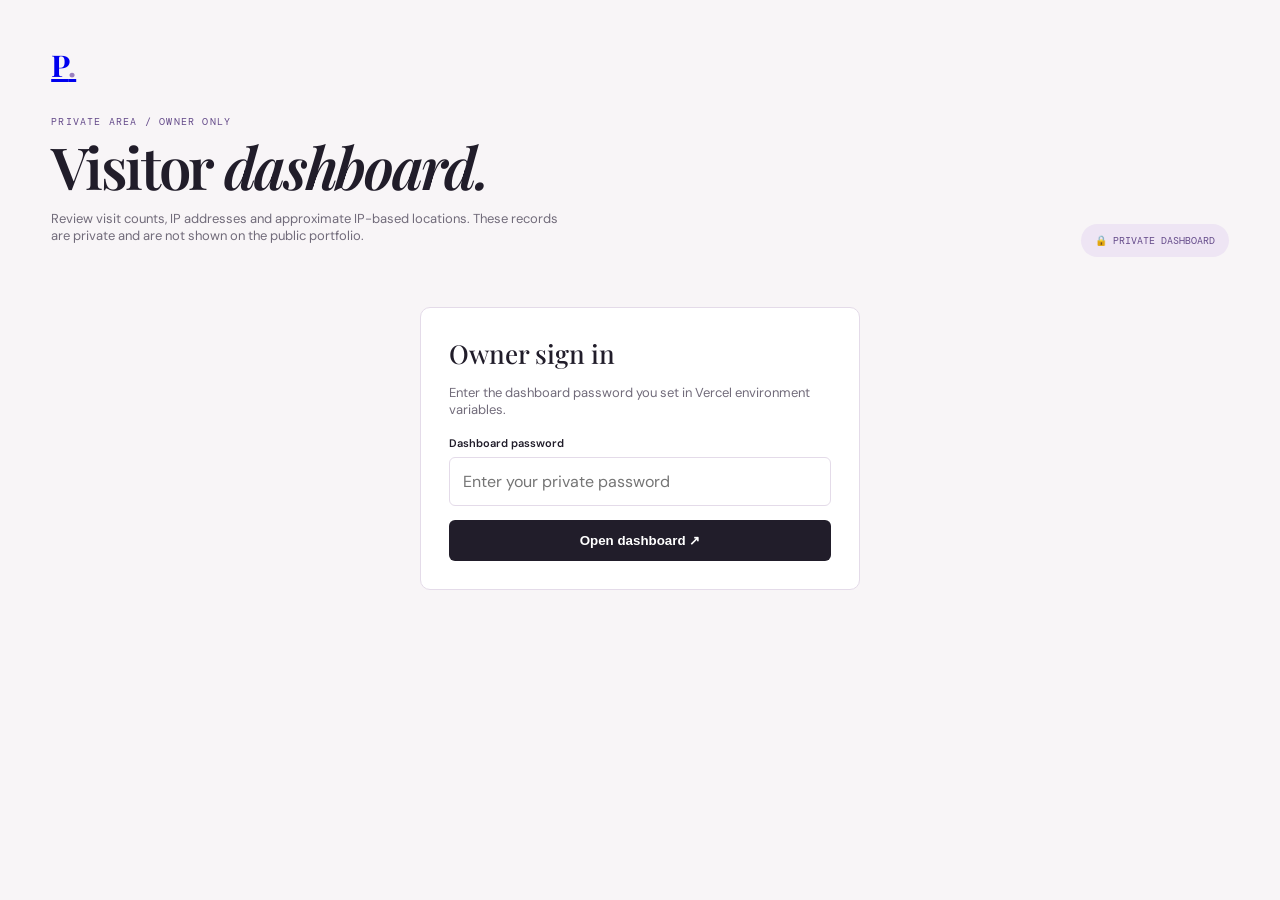
<file: admin.html>
<!DOCTYPE html>
<html lang="en">
<head>
<meta charset="UTF-8"><meta name="viewport" content="width=device-width, initial-scale=1">
<meta name="robots" content="noindex,nofollow"><meta name="theme-color" content="#f8f5f7">
<title>Private Visitor Dashboard · Parinita</title>
<link rel="preconnect" href="https://fonts.googleapis.com"><link rel="preconnect" href="https://fonts.gstatic.com" crossorigin>
<link href="https://fonts.googleapis.com/css2?family=DM+Mono:wght@400;500&family=DM+Sans:wght@400;500;600;700&family=Playfair+Display:wght@500;600;700&display=swap" rel="stylesheet">
<style>
:root{--paper:#f8f5f7;--ink:#211d2a;--muted:#716b7a;--line:#e4dbe9;--purple:#654b8a;--white:#fff}*{box-sizing:border-box}body{margin:0;background:var(--paper);color:var(--ink);font-family:"DM Sans",sans-serif}.wrap{width:min(1180px,92%);margin:0 auto;padding:45px 0 70px}.brand{font:700 30px "Playfair Display",serif}.brand span{color:#9a80bf}.eyebrow{font:10px "DM Mono",monospace;letter-spacing:.12em;color:var(--purple);margin-top:30px}.head{display:flex;justify-content:space-between;gap:20px;align-items:end;margin-bottom:30px}.head h1{font:600 clamp(35px,5vw,58px)/1.05 "Playfair Display",serif;letter-spacing:-.04em;margin:8px 0}.head p{color:var(--muted);font-size:13px;max-width:520px}.badge{font:10px "DM Mono",monospace;background:#eee5f4;color:var(--purple);border-radius:30px;padding:10px 14px;white-space:nowrap}.panel,.stat,.table-wrap{background:white;border:1px solid var(--line);border-radius:10px}.login{max-width:440px;padding:28px;margin:50px auto}.login h2{font:500 26px "Playfair Display",serif;margin:0 0 8px}.login p{color:var(--muted);font-size:13px}.label{font-size:11px;font-weight:600;display:block;margin:18px 0 7px}input{width:100%;padding:13px;border:1px solid var(--line);border-radius:6px;font:inherit;outline:none}input:focus{border-color:#9a80bf}button{cursor:pointer;border:0;border-radius:6px;background:var(--ink);color:#fff;padding:13px 17px;font-weight:600;margin-top:14px}button:hover{background:var(--purple)}.login button{width:100%}.error{color:#a13c4c;font-size:12px}.stats{display:grid;grid-template-columns:repeat(3,1fr);gap:14px;margin:25px 0}.stat{padding:21px}.stat small{font:10px "DM Mono",monospace;color:var(--muted);letter-spacing:.06em}.stat strong{display:block;font:600 34px "Playfair Display",serif;margin-top:7px;overflow-wrap:anywhere}.table-wrap{overflow:auto}.table-head{padding:20px 22px;display:flex;align-items:center;justify-content:space-between;gap:15px}.table-head h2{font:500 23px "Playfair Display",serif;margin:0}.table-head button{margin:0;padding:9px 12px;font-size:11px}table{border-collapse:collapse;width:100%;min-width:930px;font-size:12px}th,td{text-align:left;padding:13px 15px;border-top:1px solid #eee8f1;vertical-align:top}th{font:9px "DM Mono",monospace;color:#7d7189;letter-spacing:.06em;background:#fbf9fc}td{max-width:260px;overflow-wrap:anywhere}.sub{display:block;color:#81768b;font-size:10px;margin-top:3px}.empty{padding:35px;text-align:center;color:var(--muted)}.foot{font-size:11px;color:var(--muted);margin-top:18px;line-height:1.7}.hidden{display:none!important}@media(max-width:650px){.wrap{padding-top:25px}.head{display:block}.badge{display:inline-block;margin-top:10px}.stats{grid-template-columns:1fr}.stat{padding:16px}.stat strong{font-size:28px}.login{margin:35px auto;padding:22px}}
</style></head>
<body><main class="wrap">
  <a href="index.html" class="brand">P<span>.</span></a>
  <div class="head"><div><div class="eyebrow">PRIVATE AREA / OWNER ONLY</div><h1>Visitor <em>dashboard.</em></h1><p>Review visit counts, IP addresses and approximate IP-based locations. These records are private and are not shown on the public portfolio.</p></div><span class="badge">🔒 PRIVATE DASHBOARD</span></div>
  <section class="panel login" id="loginPanel"><h2>Owner sign in</h2><p>Enter the dashboard password you set in Vercel environment variables.</p><label class="label" for="password">Dashboard password</label><input id="password" type="password" autocomplete="current-password" placeholder="Enter your private password"><button id="loginButton">Open dashboard ↗</button><div class="error" id="loginError" role="status"></div></section>
  <section id="dashboard" class="hidden">
    <div class="stats"><article class="stat"><small>TOTAL RECORDED VISITS</small><strong id="total">—</strong></article><article class="stat"><small>VISITS WITH IP ADDRESS</small><strong id="ipCount">—</strong></article><article class="stat"><small>VISITS WITH LOCATION</small><strong id="locationCount">—</strong></article></div>
    <div class="table-wrap"><div class="table-head"><h2>Recent visitors</h2><button id="refresh">Refresh ↻</button></div><div id="tableContent"><div class="empty">Loading visit records…</div></div></div>
    <p class="foot">Location is estimated from the visitor's public IP and may be inaccurate. VPNs, proxies, mobile networks, and privacy tools can affect it. The table displays up to the 500 most recent records. Avoid sharing screenshots or exporting these records publicly.</p>
    <button id="logout" type="button">Lock dashboard</button>
  </section>
</main>
<script>
const loginPanel=document.getElementById('loginPanel'), dashboard=document.getElementById('dashboard'), passwordInput=document.getElementById('password'), loginError=document.getElementById('loginError');
let secret='';
function esc(v){return String(v??'—').replace(/[&<>"']/g,c=>({'&':'&amp;','<':'&lt;','>':'&gt;','"':'&quot;',"'":'&#39;'}[c]));}
async function loadVisits(){
  const box=document.getElementById('tableContent');box.innerHTML='<div class="empty">Loading visit records…</div>';
  try{
    const res=await fetch('/api/admin-visits',{headers:{Authorization:'Bearer '+secret},cache:'no-store'});
    const data=await res.json();
    if(!res.ok)throw new Error(data.error||'Could not load visits.');
    const visits=data.visits||[];
    document.getElementById('total').textContent=data.count??visits.length;
    document.getElementById('ipCount').textContent=visits.filter(v=>v.ip_address).length;
    document.getElementById('locationCount').textContent=visits.filter(v=>v.city||v.region||v.country).length;
    if(!visits.length){box.innerHTML='<div class="empty">No visits recorded yet. Open your public portfolio after deployment to test tracking.</div>';return;}
    box.innerHTML='<table><thead><tr><th>DATE / TIME</th><th>IP ADDRESS</th><th>APPROXIMATE LOCATION</th><th>DEVICE / BROWSER</th><th>REFERRER</th></tr></thead><tbody>'+visits.map(v=>{
      const loc=[v.city,v.region,v.country].filter(Boolean).join(', ')||'Unavailable';
      const geo=(v.latitude!=null&&v.longitude!=null)?'<span class="sub">'+esc(v.latitude)+', '+esc(v.longitude)+'</span>':'';
      return '<tr><td>'+esc(v.visited_at?new Date(v.visited_at).toLocaleString():'—')+'</td><td>'+esc(v.ip_address)+'</td><td>'+esc(loc)+geo+'</td><td>'+esc(v.user_agent)+'</td><td>'+esc(v.referrer)+'</td></tr>';
    }).join('')+'</tbody></table>';
  }catch(err){box.innerHTML='<div class="empty">'+esc(err.message)+'</div>';if(String(err.message).includes('password')){loginPanel.classList.remove('hidden');dashboard.classList.add('hidden');}}
}
document.getElementById('loginButton').addEventListener('click',async()=>{secret=passwordInput.value.trim();if(!secret){loginError.textContent='Enter your dashboard password.';return;}loginError.textContent='';loginPanel.classList.add('hidden');dashboard.classList.remove('hidden');await loadVisits();});
passwordInput.addEventListener('keydown',e=>{if(e.key==='Enter')document.getElementById('loginButton').click();});
document.getElementById('refresh').addEventListener('click',loadVisits);
document.getElementById('logout').addEventListener('click',()=>{secret='';passwordInput.value='';dashboard.classList.add('hidden');loginPanel.classList.remove('hidden');loginError.textContent='';});
</script></body></html>
</file>
